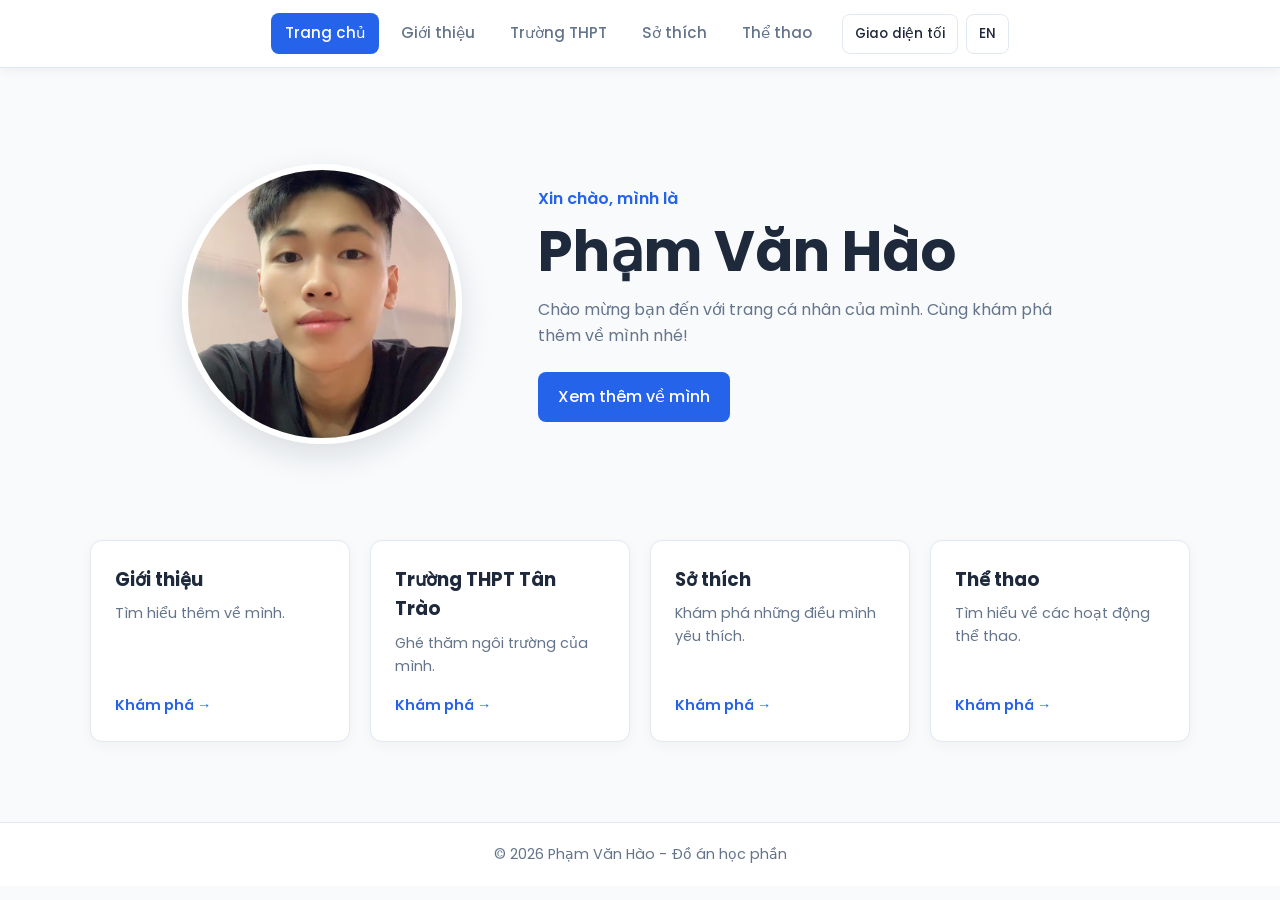
<file: index.html>
<!DOCTYPE html>
<html lang="vi">
<head>
    <meta charset="UTF-8">
    <meta name="viewport" content="width=device-width, initial-scale=1.0">
    <title>Trang Chủ</title>
    <link rel="icon" type="image/png" href="images/favicon.png">
    <link rel="stylesheet" href="css/style.css">
</head>
<body>
    <!-- Điều hướng chính -->
    <header>
        <nav aria-label="Điều hướng chính">
            <button class="nav-toggle" type="button" aria-label="Mở menu" aria-expanded="false" aria-controls="primary-navigation">
                <span></span>
                <span></span>
                <span></span>
            </button>
            <div class="nav-links" id="primary-navigation">
                <a href="index.html" class="active">Trang chủ</a>
                <a href="gioithieu.html">Giới thiệu</a>
                <a href="truong.html">Trường THPT</a>
                <a href="sothich.html">Sở thích</a>
                <a href="thethao.html">Thể thao</a>
                <div class="site-controls">
                    <button class="theme-toggle" type="button" aria-pressed="false">Giao diện tối</button>
                    <button class="language-toggle" type="button" aria-label="Switch to English">EN</button>
                </div>
            </div>
        </nav>
    </header>
    <!-- Nội dung trang chủ -->
    <main>
        <!-- Giới thiệu ngắn -->
        <section class="hero container">
            <img class="hero__avatar" src="images/avarta.jpg" alt="Ảnh đại diện của Phạm Văn Hào">
            <div class="hero__content">
                <p class="hero__greeting">Xin chào, mình là</p>
                <h1>Phạm Văn Hào</h1>
                <p class="hero__description">Chào mừng bạn đến với trang cá nhân của mình. Cùng khám phá thêm về mình nhé!</p>
                <a class="button" href="gioithieu.html">Xem thêm về mình</a>
            </div>
        </section>

        <!-- Liên kết đến các trang nội dung -->
        <section class="home-sections container" aria-label="Khám phá thêm">
            <a class="home-card" href="gioithieu.html">
                <h2>Giới thiệu</h2>
                <p>Tìm hiểu thêm về mình.</p>
                <span class="home-card__link">Khám phá &rarr;</span>
            </a>
            <a class="home-card" href="truong.html">
                <h2>Trường THPT Tân Trào</h2>
                <p>Ghé thăm ngôi trường của mình.</p>
                <span class="home-card__link">Khám phá &rarr;</span>
            </a>
            <a class="home-card" href="sothich.html">
                <h2>Sở thích</h2>
                <p>Khám phá những điều mình yêu thích.</p>
                <span class="home-card__link">Khám phá &rarr;</span>
            </a>
            <a class="home-card" href="thethao.html">
                <h2>Thể thao</h2>
                <p>Tìm hiểu về các hoạt động thể thao.</p>
                <span class="home-card__link">Khám phá &rarr;</span>
            </a>
        </section>
    </main>
    <!-- Chân trang -->
    <footer>© 2026 Phạm Văn Hào - Đồ án học phần</footer>
    <script src="js/main.js"></script>
</body>
</html>
</file>
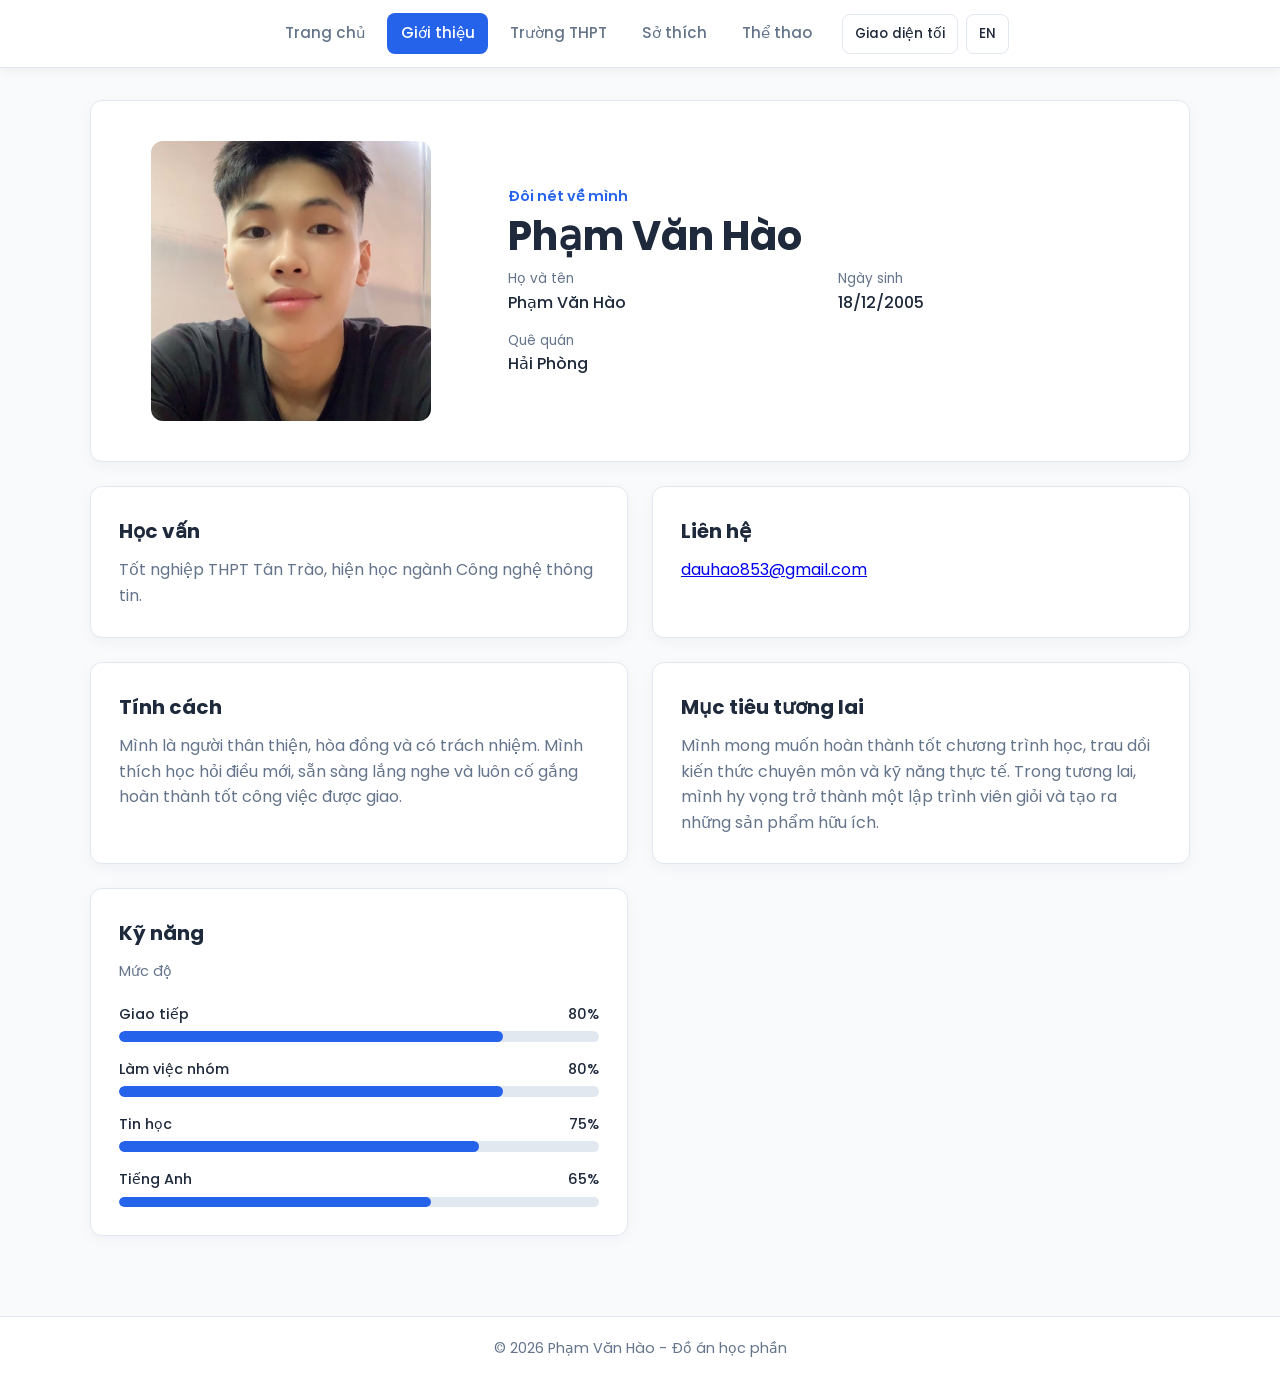
<file: gioithieu.html>
<!DOCTYPE html>
<html lang="vi">
<head>
    <meta charset="UTF-8">
    <meta name="viewport" content="width=device-width, initial-scale=1.0">
    <title>Giới thiệu</title>
    <link rel="icon" type="image/png" href="images/favicon.png">
    <link rel="stylesheet" href="css/style.css">
</head>
<body>
    <!-- Điều hướng chính -->
    <header>
        <nav aria-label="Điều hướng chính">
            <button class="nav-toggle" type="button" aria-label="Mở menu" aria-expanded="false" aria-controls="primary-navigation">
                <span></span>
                <span></span>
                <span></span>
            </button>
            <div class="nav-links" id="primary-navigation">
                <a href="index.html">Trang chủ</a>
                <a href="gioithieu.html" class="active">Giới thiệu</a>
                <a href="truong.html">Trường THPT</a>
                <a href="sothich.html">Sở thích</a>
                <a href="thethao.html">Thể thao</a>
                <div class="site-controls">
                    <button class="theme-toggle" type="button" aria-pressed="false">Giao diện tối</button>
                    <button class="language-toggle" type="button" aria-label="Switch to English">EN</button>
                </div>
            </div>
        </nav>
    </header>
    <!-- Nội dung giới thiệu -->
    <main>
        <div class="profile-page container">
            <!-- Thông tin cá nhân -->
            <section class="profile-card" aria-labelledby="profile-title">
                <img class="profile-card__avatar" src="images/avarta.jpg" alt="Ảnh cá nhân của Phạm Văn Hào">
                <div class="profile-card__content">
                    <p class="profile-card__eyebrow">Đôi nét về mình</p>
                    <h1 id="profile-title">Phạm Văn Hào</h1>
                    <dl class="profile-info">
                        <div class="profile-info__item">
                            <dt>Họ và tên</dt>
                            <dd>Phạm Văn Hào</dd>
                        </div>
                        <div class="profile-info__item">
                            <dt>Ngày sinh</dt>
                            <dd>18/12/2005</dd>
                        </div>
                        <div class="profile-info__item">
                            <dt>Quê quán</dt>
                            <dd>Hải Phòng</dd>
                        </div>
                    </dl>
                </div>
            </section>

            <div class="profile-details">
                <!-- Học vấn -->
                <section class="profile-section" aria-labelledby="education-title">
                    <h2 id="education-title">Học vấn</h2>
                    <p>Tốt nghiệp THPT Tân Trào, hiện học ngành Công nghệ thông tin.</p>
                </section>

                <!-- Liên hệ -->
                <section class="profile-section" aria-labelledby="contact-title">
                    <h2 id="contact-title">Liên hệ</h2>
                    <p><a href="mailto:dauhao853@gmail.com">dauhao853@gmail.com</a></p>
                </section>

                <!-- Tính cách -->
                <section class="profile-section" aria-labelledby="personality-title">
                    <h2 id="personality-title">Tính cách</h2>
                    <p>Mình là người thân thiện, hòa đồng và có trách nhiệm. Mình thích học hỏi điều mới, sẵn sàng lắng nghe và luôn cố gắng hoàn thành tốt công việc được giao.</p>
                </section>

                <!-- Mục tiêu tương lai -->
                <section class="profile-section" aria-labelledby="goals-title">
                    <h2 id="goals-title">Mục tiêu tương lai</h2>
                    <p>Mình mong muốn hoàn thành tốt chương trình học, trau dồi kiến thức chuyên môn và kỹ năng thực tế. Trong tương lai, mình hy vọng trở thành một lập trình viên giỏi và tạo ra những sản phẩm hữu ích.</p>
                </section>

                <!-- Kỹ năng -->
                <section class="profile-section" aria-labelledby="skills-title">
                    <h2 id="skills-title">Kỹ năng</h2>
                    <p class="profile-section__note">Mức độ</p>
                    <ul class="skills-list">
                        <li class="skill">
                            <div class="skill__heading"><span>Giao tiếp</span><span>80%</span></div>
                            <div class="skill__track" role="progressbar" aria-label="Giao tiếp" aria-valuemin="0" aria-valuemax="100" aria-valuenow="80">
                                <span class="skill__bar" style="--skill-level: 80%"></span>
                            </div>
                        </li>
                        <li class="skill">
                            <div class="skill__heading"><span>Làm việc nhóm</span><span>80%</span></div>
                            <div class="skill__track" role="progressbar" aria-label="Làm việc nhóm" aria-valuemin="0" aria-valuemax="100" aria-valuenow="80">
                                <span class="skill__bar" style="--skill-level: 80%"></span>
                            </div>
                        </li>
                        <li class="skill">
                            <div class="skill__heading"><span>Tin học</span><span>75%</span></div>
                            <div class="skill__track" role="progressbar" aria-label="Tin học" aria-valuemin="0" aria-valuemax="100" aria-valuenow="75">
                                <span class="skill__bar" style="--skill-level: 75%"></span>
                            </div>
                        </li>
                        <li class="skill">
                            <div class="skill__heading"><span>Tiếng Anh</span><span>65%</span></div>
                            <div class="skill__track" role="progressbar" aria-label="Tiếng Anh" aria-valuemin="0" aria-valuemax="100" aria-valuenow="65">
                                <span class="skill__bar" style="--skill-level: 65%"></span>
                            </div>
                        </li>
                    </ul>
                </section>
            </div>
        </div>
    </main>
    <!-- Chân trang -->
    <footer>© 2026 Phạm Văn Hào - Đồ án học phần</footer>
    <script src="js/main.js"></script>
</body>
</html>
</file>
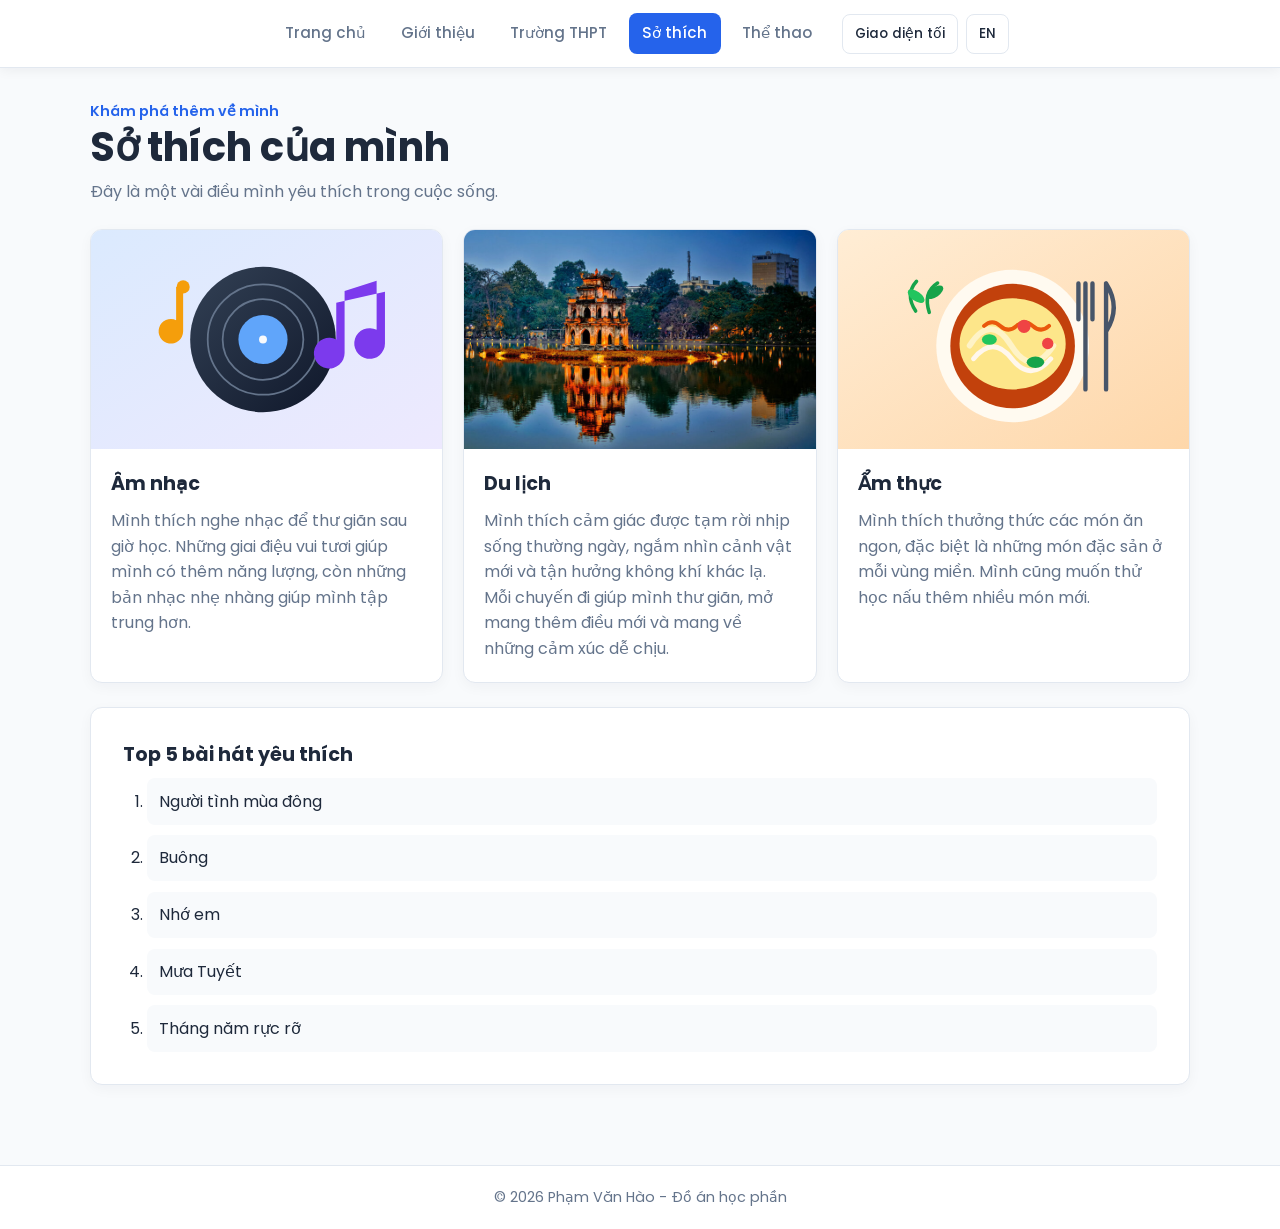
<file: sothich.html>
<!DOCTYPE html>
<html lang="vi">
<head>
    <meta charset="UTF-8">
    <meta name="viewport" content="width=device-width, initial-scale=1.0">
    <title>Sở thích</title>
    <link rel="icon" type="image/png" href="images/favicon.png">
    <link rel="stylesheet" href="css/style.css">
</head>
<body>
    <!-- Điều hướng chính -->
    <header>
        <nav aria-label="Điều hướng chính">
            <button class="nav-toggle" type="button" aria-label="Mở menu" aria-expanded="false" aria-controls="primary-navigation">
                <span></span>
                <span></span>
                <span></span>
            </button>
            <div class="nav-links" id="primary-navigation">
                <a href="index.html">Trang chủ</a>
                <a href="gioithieu.html">Giới thiệu</a>
                <a href="truong.html">Trường THPT</a>
                <a href="sothich.html" class="active">Sở thích</a>
                <a href="thethao.html">Thể thao</a>
                <div class="site-controls">
                    <button class="theme-toggle" type="button" aria-pressed="false">Giao diện tối</button>
                    <button class="language-toggle" type="button" aria-label="Switch to English">EN</button>
                </div>
            </div>
        </nav>
    </header>
    <!-- Nội dung sở thích -->
    <main>
        <div class="hobby-page container">
            <!-- Các sở thích -->
            <section aria-labelledby="hobby-title">
                <div class="hobby-page__intro">
                    <p class="hobby-page__eyebrow">Khám phá thêm về mình</p>
                    <h1 id="hobby-title">Sở thích của mình</h1>
                    <p>Đây là một vài điều mình yêu thích trong cuộc sống.</p>
                </div>

                <div class="hobby-grid">
                    <article class="hobby-card">
                        <img src="images/am-nhac.svg" alt="Minh họa chiếc đĩa nhạc và nốt nhạc">
                        <div class="hobby-card__content">
                            <h2>Âm nhạc</h2>
                            <p>Mình thích nghe nhạc để thư giãn sau giờ học. Những giai điệu vui tươi giúp mình có thêm năng lượng, còn những bản nhạc nhẹ nhàng giúp mình tập trung hơn.</p>
                        </div>
                    </article>
                    <article class="hobby-card">
                        <img src="images/du-lich.jpg" alt="Tháp cổ soi bóng xuống mặt hồ vào buổi tối">
                        <div class="hobby-card__content">
                            <h2>Du lịch</h2>
                            <p>Mình thích cảm giác được tạm rời nhịp sống thường ngày, ngắm nhìn cảnh vật mới và tận hưởng không khí khác lạ. Mỗi chuyến đi giúp mình thư giãn, mở mang thêm điều mới và mang về những cảm xúc dễ chịu.</p>
                        </div>
                    </article>
                    <article class="hobby-card">
                        <img src="images/am-thuc.svg" alt="Minh họa một tô mì nóng cùng rau thơm">
                        <div class="hobby-card__content">
                            <h2>Ẩm thực</h2>
                            <p>Mình thích thưởng thức các món ăn ngon, đặc biệt là những món đặc sản ở mỗi vùng miền. Mình cũng muốn thử học nấu thêm nhiều món mới.</p>
                        </div>
                    </article>
                </div>
            </section>

            <!-- Danh sách bài hát yêu thích -->
            <section class="favorites" aria-labelledby="favorites-title">
                <h2 id="favorites-title">Top 5 bài hát yêu thích</h2>
                <ol class="favorites__list">
                    <li><span>Người tình mùa đông</span></li>
                    <li><span>Buông</span></li>
                    <li><span>Nhớ em</span></li>
                    <li><span>Mưa Tuyết</span></li>
                    <li><span>Tháng năm rực rỡ</span></li>
                </ol>
            </section>
        </div>
    </main>
    <!-- Chân trang -->
    <footer>© 2026 Phạm Văn Hào - Đồ án học phần</footer>
    <script src="js/main.js"></script>
</body>
</html>
</file>
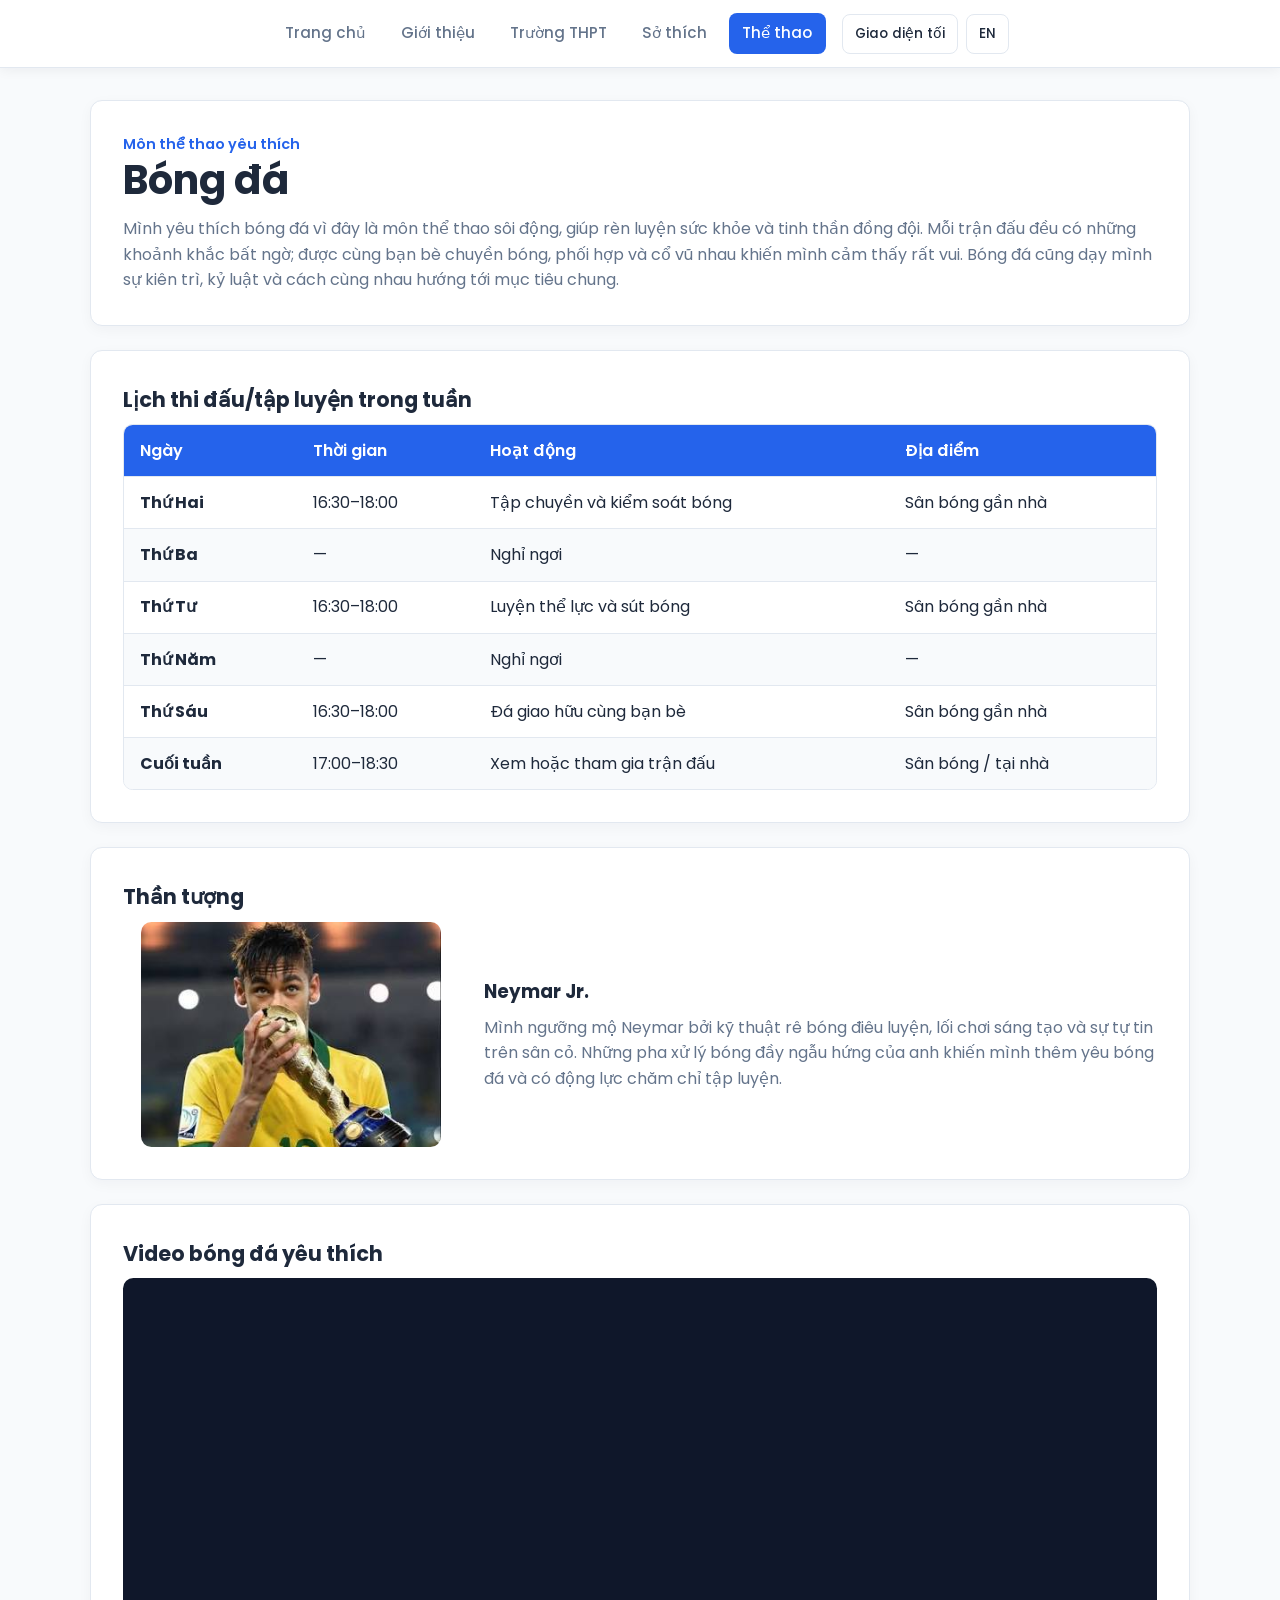
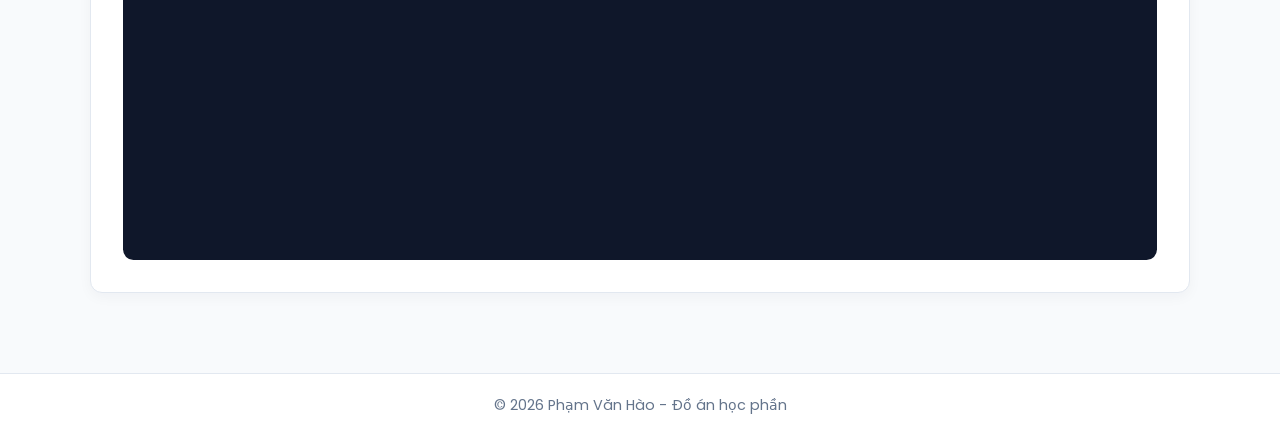
<file: thethao.html>
<!DOCTYPE html>
<html lang="vi">
<head>
    <meta charset="UTF-8">
    <meta name="viewport" content="width=device-width, initial-scale=1.0">
    <title>Bóng đá - Thể thao</title>
    <link rel="icon" type="image/png" href="images/favicon.png">
    <link rel="stylesheet" href="css/style.css">
</head>
<body>
    <!-- Điều hướng chính -->
    <header>
        <nav aria-label="Điều hướng chính">
            <button class="nav-toggle" type="button" aria-label="Mở menu" aria-expanded="false" aria-controls="primary-navigation">
                <span></span>
                <span></span>
                <span></span>
            </button>
            <div class="nav-links" id="primary-navigation">
                <a href="index.html">Trang chủ</a>
                <a href="gioithieu.html">Giới thiệu</a>
                <a href="truong.html">Trường THPT</a>
                <a href="sothich.html">Sở thích</a>
                <a href="thethao.html" class="active">Thể thao</a>
                <div class="site-controls">
                    <button class="theme-toggle" type="button" aria-pressed="false">Giao diện tối</button>
                    <button class="language-toggle" type="button" aria-label="Switch to English">EN</button>
                </div>
            </div>
        </nav>
    </header>
    <!-- Nội dung thể thao -->
    <main>
        <div class="football-page container">
            <!-- Giới thiệu môn thể thao -->
            <section class="football-intro" aria-labelledby="football-title">
                <p class="football-intro__eyebrow">Môn thể thao yêu thích</p>
                <h1 id="football-title">Bóng đá</h1>
                <p>Mình yêu thích bóng đá vì đây là môn thể thao sôi động, giúp rèn luyện sức khỏe và tinh thần đồng đội. Mỗi trận đấu đều có những khoảnh khắc bất ngờ; được cùng bạn bè chuyền bóng, phối hợp và cổ vũ nhau khiến mình cảm thấy rất vui. Bóng đá cũng dạy mình sự kiên trì, kỷ luật và cách cùng nhau hướng tới mục tiêu chung.</p>
            </section>

            <!-- Lịch tập luyện -->
            <section class="football-section" aria-labelledby="schedule-title">
                <h2 id="schedule-title">Lịch thi đấu/tập luyện trong tuần</h2>
                <div class="football-table-wrap">
                    <table class="football-table">
                        <thead>
                            <tr>
                                <th scope="col">Ngày</th>
                                <th scope="col">Thời gian</th>
                                <th scope="col">Hoạt động</th>
                                <th scope="col">Địa điểm</th>
                            </tr>
                        </thead>
                        <tbody>
                            <tr>
                                <th scope="row">Thứ Hai</th>
                                <td>16:30–18:00</td>
                                <td>Tập chuyền và kiểm soát bóng</td>
                                <td>Sân bóng gần nhà</td>
                            </tr>
                            <tr>
                                <th scope="row">Thứ Ba</th>
                                <td>—</td>
                                <td>Nghỉ ngơi</td>
                                <td>—</td>
                            </tr>
                            <tr>
                                <th scope="row">Thứ Tư</th>
                                <td>16:30–18:00</td>
                                <td>Luyện thể lực và sút bóng</td>
                                <td>Sân bóng gần nhà</td>
                            </tr>
                            <tr>
                                <th scope="row">Thứ Năm</th>
                                <td>—</td>
                                <td>Nghỉ ngơi</td>
                                <td>—</td>
                            </tr>
                            <tr>
                                <th scope="row">Thứ Sáu</th>
                                <td>16:30–18:00</td>
                                <td>Đá giao hữu cùng bạn bè</td>
                                <td>Sân bóng gần nhà</td>
                            </tr>
                            <tr>
                                <th scope="row">Cuối tuần</th>
                                <td>17:00–18:30</td>
                                <td>Xem hoặc tham gia trận đấu</td>
                                <td>Sân bóng / tại nhà</td>
                            </tr>
                        </tbody>
                    </table>
                </div>
            </section>

            <!-- Cầu thủ yêu thích -->
            <section class="football-section" aria-labelledby="idol-title">
                <h2 id="idol-title">Thần tượng</h2>
                <article class="football-idol">
                    <img src="images/neymar.jpg" alt="Neymar mặc áo đội tuyển Brazil và cầm chiếc cúp">
                    <div class="football-idol__content">
                        <h3>Neymar Jr.</h3>
                        <p>Mình ngưỡng mộ Neymar bởi kỹ thuật rê bóng điêu luyện, lối chơi sáng tạo và sự tự tin trên sân cỏ. Những pha xử lý bóng đầy ngẫu hứng của anh khiến mình thêm yêu bóng đá và có động lực chăm chỉ tập luyện.</p>
                    </div>
                </article>
            </section>

            <!-- Video bóng đá -->
            <section class="football-section" aria-labelledby="video-title">
                <h2 id="video-title">Video bóng đá yêu thích</h2>
                <div class="football-video">
                    <iframe
                        src="https://www.youtube.com/embed/OWOjRdmpM6I?si=bjjYPiBbSOmmVOoE"
                        title="Video bóng đá yêu thích trên YouTube"
                        loading="lazy"
                        allow="accelerometer; autoplay; clipboard-write; encrypted-media; gyroscope; picture-in-picture; web-share"
                        referrerpolicy="strict-origin-when-cross-origin"
                        allowfullscreen>
                    </iframe>
                </div>
            </section>
        </div>
    </main>
    <!-- Chân trang -->
    <footer>© 2026 Phạm Văn Hào - Đồ án học phần</footer>
    <script src="js/main.js"></script>
</body>
</html>
</file>
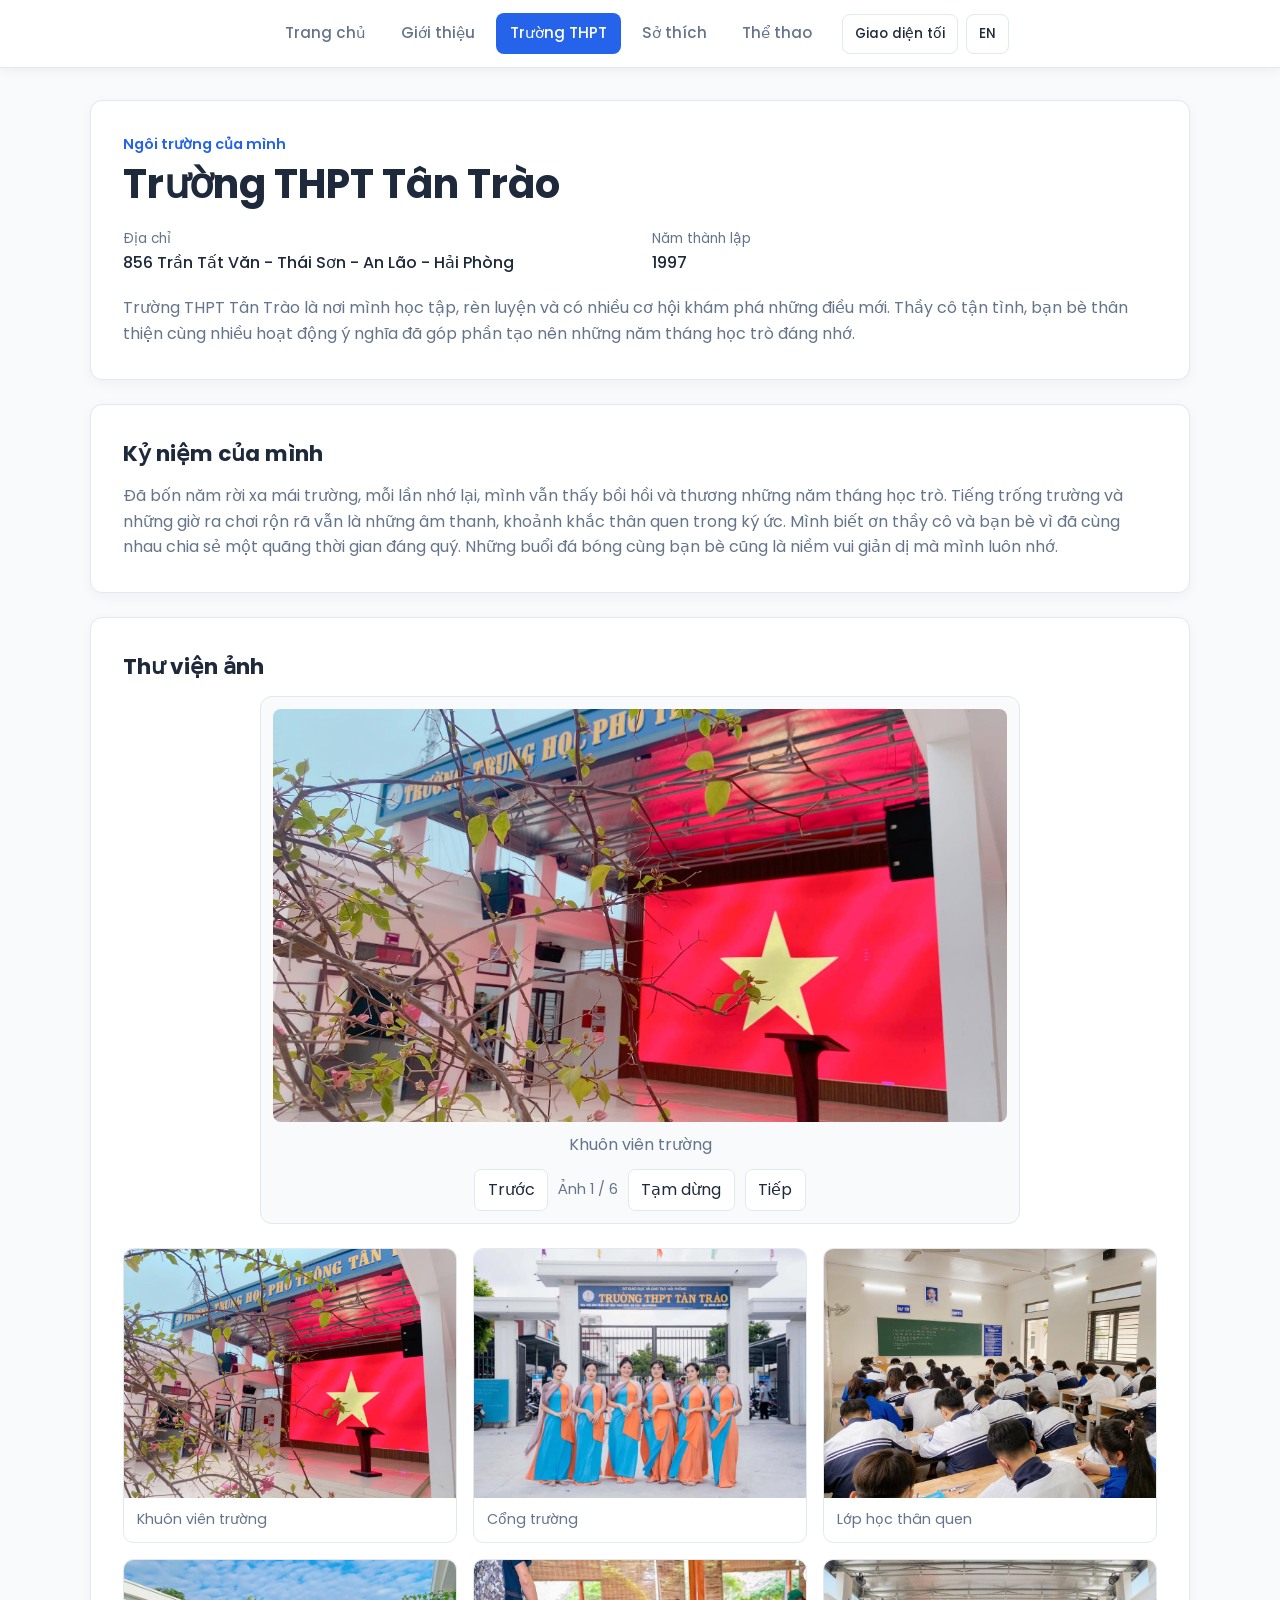
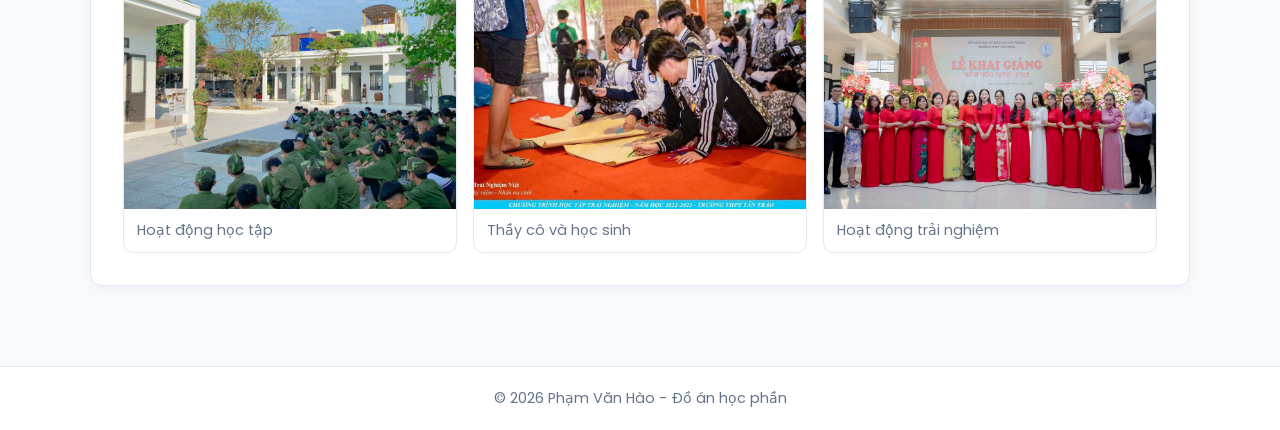
<file: truong.html>
<!DOCTYPE html>
<html lang="vi">
<head>
    <meta charset="UTF-8">
    <meta name="viewport" content="width=device-width, initial-scale=1.0">
    <title>Trường THPT</title>
    <link rel="icon" type="image/png" href="images/favicon.png">
    <link rel="stylesheet" href="css/style.css">
</head>
<body>
    <!-- Điều hướng chính -->
    <header>
        <nav aria-label="Điều hướng chính">
            <button class="nav-toggle" type="button" aria-label="Mở menu" aria-expanded="false" aria-controls="primary-navigation">
                <span></span>
                <span></span>
                <span></span>
            </button>
            <div class="nav-links" id="primary-navigation">
                <a href="index.html">Trang chủ</a>
                <a href="gioithieu.html">Giới thiệu</a>
                <a href="truong.html" class="active">Trường THPT</a>
                <a href="sothich.html">Sở thích</a>
                <a href="thethao.html">Thể thao</a>
                <div class="site-controls">
                    <button class="theme-toggle" type="button" aria-pressed="false">Giao diện tối</button>
                    <button class="language-toggle" type="button" aria-label="Switch to English">EN</button>
                </div>
            </div>
        </nav>
    </header>
    <!-- Nội dung về trường -->
    <main>
        <div class="school-page container">
            <!-- Giới thiệu trường -->
            <section class="school-intro" aria-labelledby="school-title">
                <p class="school-intro__eyebrow">Ngôi trường của mình</p>
                <h1 id="school-title">Trường THPT Tân Trào</h1>
                <dl class="school-info">
                    <div>
                        <dt>Địa chỉ</dt>
                        <dd>856 Trần Tất Văn - Thái Sơn - An Lão - Hải Phòng</dd>
                    </div>
                    <div>
                        <dt>Năm thành lập</dt>
                        <dd>1997</dd>
                    </div>
                </dl>
                <p class="school-intro__description">Trường THPT Tân Trào là nơi mình học tập, rèn luyện và có nhiều cơ hội khám phá những điều mới. Thầy cô tận tình, bạn bè thân thiện cùng nhiều hoạt động ý nghĩa đã góp phần tạo nên những năm tháng học trò đáng nhớ.</p>
            </section>

            <!-- Kỷ niệm thời học sinh -->
            <section class="school-memory" aria-labelledby="memory-title">
                <h2 id="memory-title">Kỷ niệm của mình</h2>
                <p>Đã bốn năm rời xa mái trường, mỗi lần nhớ lại, mình vẫn thấy bồi hồi và thương những năm tháng học trò. Tiếng trống trường và những giờ ra chơi rộn rã vẫn là những âm thanh, khoảnh khắc thân quen trong ký ức. Mình biết ơn thầy cô và bạn bè vì đã cùng nhau chia sẻ một quãng thời gian đáng quý. Những buổi đá bóng cùng bạn bè cũng là niềm vui giản dị mà mình luôn nhớ.</p>
            </section>

            <!-- Thư viện ảnh và trình chiếu -->
            <section class="school-gallery" aria-labelledby="gallery-title">
                <h2 id="gallery-title">Thư viện ảnh</h2>
                <div class="school-slideshow" aria-label="Trình chiếu ảnh trường">
                    <img class="school-slideshow__image" src="images/khuon-vien.jpg" alt="Khu nhà trường và khu vực sân trường">
                    <p class="school-slideshow__caption">Khuôn viên trường</p>
                    <div class="school-slideshow__controls">
                        <button class="school-slideshow__previous" type="button" aria-label="Ảnh trước">Trước</button>
                        <span class="school-slideshow__status" aria-live="off"></span>
                        <button class="school-slideshow__pause" type="button" aria-label="Tạm dừng trình chiếu">Tạm dừng</button>
                        <button class="school-slideshow__next" type="button" aria-label="Ảnh tiếp theo">Tiếp</button>
                    </div>
                </div>
                <div class="school-gallery__grid">
                    <figure class="school-gallery__item">
                        <img src="images/khuon-vien.jpg" alt="Khu nhà trường và khu vực sân trường">
                        <figcaption>Khuôn viên trường</figcaption>
                    </figure>
                    <figure class="school-gallery__item">
                        <img src="images/cong-2.jpg" alt="Một nhóm nữ sinh trong trang phục áo dài trước cổng trường">
                        <figcaption>Cổng trường</figcaption>
                    </figure>
                    <figure class="school-gallery__item">
                        <img src="images/lop.jpg" alt="Học sinh đang học trong lớp">
                        <figcaption>Lớp học thân quen</figcaption>
                    </figure>
                    <figure class="school-gallery__item">
                        <img src="images/hoat-dong.jpg" alt="Học sinh tham gia hoạt động ngoài trời cùng người hướng dẫn">
                        <figcaption>Hoạt động học tập</figcaption>
                    </figure>
                    <figure class="school-gallery__item">
                        <img src="images/khoa-ngoai.jpg" alt="Thầy cô và học sinh trong buổi lễ tại trường">
                        <figcaption>Thầy cô và học sinh</figcaption>
                    </figure>
                    <figure class="school-gallery__item">
                        <img src="images/thay-co-1.jpg" alt="Học sinh cùng tham gia hoạt động trải nghiệm">
                        <figcaption>Hoạt động trải nghiệm</figcaption>
                    </figure>
                </div>
            </section>
        </div>
    </main>
    <!-- Chân trang -->
    <footer>© 2026 Phạm Văn Hào - Đồ án học phần</footer>
    <script src="js/main.js"></script>
</body>
</html>
</file>
<file: css/style.css>
@import url('https://fonts.googleapis.com/css2?family=Poppins:wght@400;500;600;700&display=swap');

:root {
    --color-primary: #2563eb;
    --color-primary-dark: #1d4ed8;
    --color-background: #f8fafc;
    --color-surface: #ffffff;
    --color-text: #1e293b;
    --color-text-light: #64748b;
    --color-border: #e2e8f0;
}

*,
*::before,
*::after {
    box-sizing: border-box;
    margin: 0;
    padding: 0;
}

html {
    scroll-behavior: smooth;
}

body {
    min-height: 100vh;
    padding-top: 68px;
    background-color: var(--color-background);
    color: var(--color-text);
    font-family: 'Poppins', sans-serif;
    line-height: 1.6;
}

.container {
    width: min(100% - 2rem, 1100px);
    margin-inline: auto;
}

header nav {
    position: fixed;
    z-index: 1000;
    top: 0;
    left: 0;
    display: flex;
    width: 100%;
    min-height: 68px;
    align-items: center;
    justify-content: center;
    gap: 0.5rem;
    padding: 0.75rem 1rem;
    background-color: var(--color-surface);
    border-bottom: 1px solid var(--color-border);
    box-shadow: 0 2px 12px rgb(15 23 42 / 6%);
}

header nav a {
    padding: 0.5rem 0.85rem;
    border-radius: 0.5rem;
    color: var(--color-text-light);
    font-size: 0.95rem;
    font-weight: 500;
    text-decoration: none;
    transition: background-color 0.2s ease, color 0.2s ease;
}

.nav-links {
    display: flex;
    align-items: center;
    justify-content: center;
    gap: 0.5rem;
}

.nav-toggle {
    display: none;
}

header nav a:hover,
header nav a.active {
    background-color: var(--color-primary);
    color: var(--color-surface);
}

header nav a:hover {
    background-color: var(--color-primary-dark);
}

footer {
    margin-top: 3rem;
    padding: 1.25rem 1rem;
    background-color: var(--color-surface);
    border-top: 1px solid var(--color-border);
    color: var(--color-text-light);
    font-size: 0.9rem;
    text-align: center;
}

.hero {
    display: flex;
    align-items: center;
    justify-content: center;
    gap: clamp(2rem, 6vw, 5rem);
    padding-block: clamp(3rem, 8vw, 6rem);
}

.hero__avatar {
    width: clamp(180px, 30vw, 280px);
    aspect-ratio: 1;
    border: 6px solid var(--color-surface);
    border-radius: 50%;
    box-shadow: 0 12px 32px rgb(15 23 42 / 12%);
    object-fit: cover;
}

.hero__content {
    max-width: 560px;
}

.hero__greeting {
    margin-bottom: 0.4rem;
    color: var(--color-primary);
    font-weight: 600;
}

.hero h1 {
    margin-bottom: 0.75rem;
    font-size: clamp(2rem, 5vw, 3.5rem);
    line-height: 1.2;
}

.hero__description {
    margin-bottom: 1.5rem;
    color: var(--color-text-light);
}

.button {
    display: inline-block;
    padding: 0.75rem 1.25rem;
    border-radius: 0.5rem;
    background-color: var(--color-primary);
    color: var(--color-surface);
    font-weight: 500;
    text-decoration: none;
    transition: background-color 0.2s ease, transform 0.2s ease;
}

.button:hover {
    transform: translateY(-2px);
    background-color: var(--color-primary-dark);
}

.home-sections {
    display: grid;
    grid-template-columns: repeat(4, minmax(0, 1fr));
    gap: 1.25rem;
    padding-bottom: 2rem;
}

.home-card {
    display: flex;
    min-height: 190px;
    flex-direction: column;
    align-items: flex-start;
    padding: 1.5rem;
    border: 1px solid var(--color-border);
    border-radius: 0.75rem;
    background-color: var(--color-surface);
    color: inherit;
    text-decoration: none;
    box-shadow: 0 4px 14px rgb(15 23 42 / 4%);
    transition: transform 0.2s ease, box-shadow 0.2s ease, border-color 0.2s ease;
}

.home-card:hover {
    transform: translateY(-4px);
    border-color: var(--color-primary);
    box-shadow: 0 10px 24px rgb(15 23 42 / 9%);
}

.home-card h2 {
    margin-bottom: 0.5rem;
    font-size: 1.15rem;
}

.home-card p {
    margin-bottom: 1rem;
    color: var(--color-text-light);
    font-size: 0.9rem;
}

.home-card__link {
    margin-top: auto;
    color: var(--color-primary);
    font-size: 0.9rem;
    font-weight: 600;
}

.profile-page {
    display: grid;
    gap: 1.5rem;
    padding-block: 2rem;
}

.profile-card,
.profile-section {
    border: 1px solid var(--color-border);
    border-radius: 0.75rem;
    background-color: var(--color-surface);
    box-shadow: 0 4px 14px rgb(15 23 42 / 4%);
}

.profile-card {
    display: grid;
    grid-template-columns: minmax(180px, 0.8fr) minmax(0, 1.6fr);
    align-items: center;
    gap: clamp(1.5rem, 5vw, 3.5rem);
    padding: clamp(1.25rem, 4vw, 2.5rem);
}

.profile-card__avatar {
    width: 100%;
    max-width: 280px;
    aspect-ratio: 1;
    justify-self: center;
    border-radius: 0.75rem;
    object-fit: cover;
}

.profile-card__content {
    min-width: 0;
}

.profile-card__eyebrow {
    margin-bottom: 0.25rem;
    color: var(--color-primary);
    font-size: 0.9rem;
    font-weight: 600;
}

.profile-card h1 {
    margin-bottom: 0.5rem;
    font-size: clamp(1.75rem, 4vw, 2.5rem);
    line-height: 1.2;
}

.profile-card__note,
.profile-section__note {
    color: var(--color-text-light);
    font-size: 0.9rem;
}

.profile-card__note {
    margin-bottom: 1.25rem;
}

.profile-info {
    display: grid;
    grid-template-columns: repeat(2, minmax(0, 1fr));
    gap: 0.9rem 1.25rem;
}

.profile-info__item dt {
    color: var(--color-text-light);
    font-size: 0.85rem;
}

.profile-info__item dd {
    font-weight: 500;
    overflow-wrap: anywhere;
}

.profile-info__item a {
    color: var(--color-primary);
    text-decoration: none;
}

.profile-info__item a:hover {
    text-decoration: underline;
}

.profile-details {
    display: grid;
    grid-template-columns: repeat(2, minmax(0, 1fr));
    gap: 1.5rem;
}

.profile-section {
    padding: clamp(1.25rem, 3vw, 1.75rem);
}

.profile-section h2 {
    margin-bottom: 0.65rem;
    font-size: 1.25rem;
}

.profile-section p {
    color: var(--color-text-light);
}

.profile-section__note {
    margin-bottom: 1.25rem;
}

.skills-list {
    display: grid;
    gap: 1rem;
    list-style: none;
}

.skill {
    min-width: 0;
}

.skill__heading {
    display: flex;
    justify-content: space-between;
    gap: 1rem;
    margin-bottom: 0.35rem;
    font-size: 0.9rem;
    font-weight: 500;
}

.skill__track {
    height: 0.65rem;
    overflow: hidden;
    border-radius: 999px;
    background-color: var(--color-border);
}

.skill__bar {
    display: block;
    width: var(--skill-level);
    height: 100%;
    border-radius: inherit;
    background-color: var(--color-primary);
}

.school-page {
    display: grid;
    gap: 1.5rem;
    padding-block: 2rem;
}

.school-intro,
.school-memory,
.school-gallery {
    padding: clamp(1.25rem, 3vw, 2rem);
    border: 1px solid var(--color-border);
    border-radius: 0.75rem;
    background-color: var(--color-surface);
    box-shadow: 0 4px 14px rgb(15 23 42 / 4%);
}

.school-intro__eyebrow {
    margin-bottom: 0.25rem;
    color: var(--color-primary);
    font-size: 0.9rem;
    font-weight: 600;
}

.school-intro h1 {
    margin-bottom: 1.25rem;
    font-size: clamp(1.75rem, 4vw, 2.5rem);
    line-height: 1.2;
}

.school-info {
    display: grid;
    grid-template-columns: repeat(2, minmax(0, 1fr));
    gap: 1rem 1.5rem;
    margin-bottom: 1.25rem;
}

.school-info dt {
    color: var(--color-text-light);
    font-size: 0.85rem;
}

.school-info dd {
    font-weight: 500;
}

.school-intro__description,
.school-memory p {
    color: var(--color-text-light);
}

.school-intro__note,
.school-gallery__note {
    margin-top: 0.75rem;
    color: var(--color-text-light);
    font-size: 0.85rem;
}

.school-page h2 {
    margin-bottom: 0.75rem;
    font-size: 1.35rem;
}

.school-gallery__note {
    margin: -0.25rem 0 1.25rem;
}

.school-gallery__grid {
    display: grid;
    grid-template-columns: repeat(3, minmax(0, 1fr));
    gap: 1rem;
}

.school-gallery__item {
    overflow: hidden;
    border: 1px solid var(--color-border);
    border-radius: 0.65rem;
    background-color: var(--color-surface);
}

.school-gallery__item img {
    display: block;
    width: 100%;
    aspect-ratio: 4 / 3;
    object-fit: cover;
    transition: transform 0.25s ease;
}

.school-gallery__item:hover img {
    transform: scale(1.04);
}

.school-gallery__item figcaption {
    padding: 0.65rem 0.8rem;
    color: var(--color-text-light);
    font-size: 0.9rem;
}

.hobby-page {
    display: grid;
    gap: 1.5rem;
    padding-block: 2rem;
}

.hobby-page__intro {
    max-width: 720px;
    margin-bottom: 1.5rem;
}

.hobby-page__eyebrow {
    color: var(--color-primary);
    font-size: 0.9rem;
    font-weight: 600;
}

.hobby-page__intro h1 {
    margin-bottom: 0.5rem;
    font-size: clamp(1.75rem, 4vw, 2.5rem);
    line-height: 1.2;
}

.hobby-page__intro > p:last-child,
.hobby-card p,
.favorites__note {
    color: var(--color-text-light);
}

.hobby-grid {
    display: grid;
    grid-template-columns: repeat(3, minmax(0, 1fr));
    gap: 1.25rem;
}

.hobby-card,
.favorites {
    overflow: hidden;
    border: 1px solid var(--color-border);
    border-radius: 0.75rem;
    background-color: var(--color-surface);
    box-shadow: 0 4px 14px rgb(15 23 42 / 4%);
}

.hobby-card img {
    display: block;
    width: 100%;
    aspect-ratio: 16 / 10;
    object-fit: cover;
}

.hobby-card__content {
    padding: 1.25rem;
}

.hobby-card h2,
.favorites h2 {
    margin-bottom: 0.5rem;
    font-size: 1.2rem;
}

.favorites {
    padding: clamp(1.25rem, 3vw, 2rem);
}

.favorites__note {
    margin-bottom: 1rem;
    font-size: 0.9rem;
}

.favorites__list {
    display: grid;
    gap: 0.65rem;
    padding-left: 1.5rem;
}

.favorites__list li {
    padding: 0.65rem 0.75rem;
    border-radius: 0.5rem;
    background-color: var(--color-background);
}

.favorites__type {
    margin-left: 0.35rem;
    color: var(--color-text-light);
    font-size: 0.85rem;
}

.football-page {
    display: grid;
    gap: 1.5rem;
    padding-block: 2rem;
}

.football-page > * {
    min-width: 0;
}

.football-intro,
.football-section {
    padding: clamp(1.25rem, 3vw, 2rem);
    border: 1px solid var(--color-border);
    border-radius: 0.75rem;
    background-color: var(--color-surface);
    box-shadow: 0 4px 14px rgb(15 23 42 / 4%);
}

.football-intro__eyebrow {
    color: var(--color-primary);
    font-size: 0.9rem;
    font-weight: 600;
}

.football-intro h1 {
    margin-bottom: 0.75rem;
    font-size: clamp(1.75rem, 4vw, 2.5rem);
    line-height: 1.2;
}

.football-intro > p:last-child,
.football-idol p {
    color: var(--color-text-light);
}

.football-section h2 {
    margin-bottom: 0.5rem;
    font-size: 1.3rem;
}

.football-section__note {
    margin-bottom: 1rem;
    color: var(--color-text-light);
    font-size: 0.9rem;
}

.football-table-wrap {
    overflow-x: auto;
    border: 1px solid var(--color-border);
    border-radius: 0.6rem;
}

.football-table {
    width: 100%;
    min-width: 600px;
    border-collapse: collapse;
    text-align: left;
}

.football-table th,
.football-table td {
    padding: 0.8rem 1rem;
    border-bottom: 1px solid var(--color-border);
}

.football-table thead {
    background-color: var(--color-primary);
    color: var(--color-surface);
}

.football-table thead th {
    font-weight: 600;
}

.football-table tbody tr:nth-child(even) {
    background-color: var(--color-background);
}

.football-table tbody tr:last-child th,
.football-table tbody tr:last-child td {
    border-bottom: 0;
}

.football-idol {
    display: grid;
    grid-template-columns: minmax(180px, 0.75fr) minmax(0, 1.5fr);
    align-items: center;
    gap: 1.5rem;
}

.football-idol img {
    display: block;
    width: 100%;
    max-width: 300px;
    aspect-ratio: 4 / 3;
    justify-self: center;
    border-radius: 0.65rem;
    object-fit: cover;
}

.football-idol h3 {
    margin-bottom: 0.5rem;
    font-size: 1.15rem;
}

.football-idol__content {
    min-width: 0;
}

.football-video {
    position: relative;
    width: 100%;
    overflow: hidden;
    padding-top: 56.25%;
    border-radius: 0.65rem;
    background-color: #0f172a;
}

.football-video iframe {
    position: absolute;
    inset: 0;
    width: 100%;
    height: 100%;
    border: 0;
}

@media (max-width: 800px) {
    .home-sections {
        grid-template-columns: repeat(2, minmax(0, 1fr));
    }

    .profile-card {
        grid-template-columns: minmax(140px, 0.7fr) minmax(0, 1.3fr);
        gap: 1.5rem;
    }

    .profile-details {
        grid-template-columns: 1fr;
    }

    .school-gallery__grid {
        grid-template-columns: repeat(2, minmax(0, 1fr));
    }

    .hobby-grid {
        grid-template-columns: repeat(2, minmax(0, 1fr));
    }

    .football-idol {
        grid-template-columns: minmax(140px, 0.8fr) minmax(0, 1.2fr);
        gap: 1rem;
    }
}

@media (max-width: 560px) {
    .hero {
        flex-direction: column;
        gap: 1.5rem;
        text-align: center;
    }

    .home-sections {
        grid-template-columns: 1fr;
    }

    .profile-card {
        grid-template-columns: 1fr;
    }

    .profile-card__avatar {
        width: min(100%, 240px);
    }

    .profile-info {
        grid-template-columns: 1fr;
    }

    .school-info,
    .school-gallery__grid {
        grid-template-columns: 1fr;
    }

    .hobby-grid {
        grid-template-columns: 1fr;
    }

    .favorites__type {
        display: block;
        margin-left: 0;
    }

    .football-idol {
        grid-template-columns: 1fr;
    }

    .football-idol img {
        width: min(100%, 300px);
    }
}

@media (max-width: 767px) {
    body {
        padding-top: 68px;
        font-size: 0.95rem;
    }

    header nav {
        min-height: 68px;
        flex-wrap: wrap;
        justify-content: flex-end;
        padding: 0.65rem 1rem;
    }

    .nav-toggle {
        display: flex;
        width: 44px;
        height: 44px;
        flex-direction: column;
        align-items: center;
        justify-content: center;
        gap: 5px;
        border: 1px solid var(--color-border);
        border-radius: 0.5rem;
        background-color: var(--color-surface);
        cursor: pointer;
    }

    .nav-toggle span {
        display: block;
        width: 20px;
        height: 2px;
        border-radius: 2px;
        background-color: var(--color-text);
        transition: transform 0.2s ease, opacity 0.2s ease;
    }

    .nav--open .nav-toggle span:first-child {
        transform: translateY(7px) rotate(45deg);
    }

    .nav--open .nav-toggle span:nth-child(2) {
        opacity: 0;
    }

    .nav--open .nav-toggle span:last-child {
        transform: translateY(-7px) rotate(-45deg);
    }

    .nav-links {
        position: absolute;
        top: 100%;
        right: 0;
        left: 0;
        display: none;
        flex-direction: column;
        gap: 0.25rem;
        padding: 0.75rem 1rem 1rem;
        border-bottom: 1px solid var(--color-border);
        background-color: var(--color-surface);
        box-shadow: 0 8px 14px rgb(15 23 42 / 8%);
    }

    .nav--open .nav-links {
        display: flex;
    }

    .nav-links a {
        padding: 0.7rem 0.85rem;
    }

    .hero {
        flex-direction: column;
        gap: 1.5rem;
        padding-block: 2.5rem;
        text-align: center;
    }

    .home-sections,
    .hobby-grid {
        grid-template-columns: repeat(2, minmax(0, 1fr));
        gap: 1rem;
    }

    .profile-page,
    .school-page,
    .hobby-page,
    .football-page {
        gap: 1rem;
        padding-block: 1.25rem;
    }

    .profile-card,
    .school-intro,
    .school-memory,
    .school-gallery,
    .hobby-card__content,
    .favorites,
    .football-intro,
    .football-section {
        padding: 1.1rem;
    }

    .profile-details {
        gap: 1rem;
    }

    footer {
        margin-top: 1.5rem;
    }
}

@media (max-width: 480px) {
    .container {
        width: min(100% - 1.25rem, 1100px);
    }

    body {
        font-size: 0.9rem;
    }

    header nav {
        padding-inline: 0.625rem;
    }

    .nav-links {
        padding-inline: 0.625rem;
    }

    .home-sections,
    .hobby-grid,
    .school-gallery__grid {
        grid-template-columns: 1fr;
    }

    .home-card {
        min-height: 0;
        padding: 1.15rem;
    }

    .hero {
        gap: 1.25rem;
        padding-block: 2rem;
    }

    .profile-info,
    .school-info {
        gap: 0.7rem;
    }

    .football-table th,
    .football-table td {
        padding: 0.65rem 0.75rem;
    }
}

.back-to-top {
    position: fixed;
    z-index: 1000;
    right: 1.25rem;
    bottom: 1.25rem;
    padding: 0.7rem 1rem;
    border: 0;
    border-radius: 999px;
    background-color: var(--color-primary);
    color: var(--color-surface);
    font: inherit;
    font-size: 0.9rem;
    font-weight: 600;
    box-shadow: 0 4px 14px rgb(15 23 42 / 20%);
    cursor: pointer;
    opacity: 0;
    pointer-events: none;
    transform: translateY(0.5rem);
    visibility: hidden;
    transition: opacity 0.2s ease, transform 0.2s ease, background-color 0.2s ease, visibility 0.2s ease;
}

.back-to-top:hover {
    background-color: var(--color-primary-dark);
}

.back-to-top--visible {
    opacity: 1;
    pointer-events: auto;
    transform: translateY(0);
    visibility: visible;
}

.reveal-on-scroll {
    opacity: 0;
    transform: translateY(1rem);
    transition: opacity 0.5s ease, transform 0.5s ease;
}

.reveal-on-scroll.is-visible {
    opacity: 1;
    transform: translateY(0);
}

.school-slideshow {
    max-width: 760px;
    margin: 0 auto 1.5rem;
    padding: 0.75rem;
    border: 1px solid var(--color-border);
    border-radius: 0.75rem;
    background-color: var(--color-background);
}

.school-slideshow__image {
    display: block;
    width: 100%;
    aspect-ratio: 16 / 9;
    border-radius: 0.5rem;
    object-fit: cover;
}

.school-slideshow__caption {
    padding: 0.6rem 0.25rem 0.35rem;
    color: var(--color-text-light);
    text-align: center;
}

.school-slideshow__controls {
    display: flex;
    align-items: center;
    justify-content: center;
    gap: 0.6rem;
    flex-wrap: wrap;
    padding-top: 0.35rem;
}

.school-slideshow__controls button,
.school-slideshow__previous,
.school-slideshow__pause,
.school-slideshow__next {
    padding: 0.45rem 0.8rem;
    border: 1px solid var(--color-border);
    border-radius: 0.45rem;
    background-color: var(--color-surface);
    color: var(--color-text);
    font: inherit;
    cursor: pointer;
}

.school-slideshow__controls button:hover {
    border-color: var(--color-primary);
    color: var(--color-primary);
}

.school-slideshow__status {
    color: var(--color-text-light);
    font-size: 0.9rem;
}

@media (prefers-reduced-motion: reduce) {
    .reveal-on-scroll {
        opacity: 1;
        transform: none;
        transition: none;
    }

    .back-to-top,
    .school-slideshow__image {
        transition: none;
    }
}

:root[data-theme="dark"] {
    color-scheme: dark;
    --color-background: #0f172a;
    --color-surface: #1e293b;
    --color-text: #e2e8f0;
    --color-text-light: #cbd5e1;
    --color-border: #334155;
    --color-primary: #93c5fd;
    --color-primary-dark: #1d4ed8;
}

.site-controls {
    display: flex;
    align-items: center;
    gap: 0.5rem;
    margin-left: 0.5rem;
}

.site-controls .theme-toggle,
.site-controls .language-toggle {
    min-height: 40px;
    padding: 0.45rem 0.75rem;
    border: 1px solid var(--color-border);
    border-radius: 0.5rem;
    background-color: var(--color-surface);
    color: var(--color-text);
    font: inherit;
    font-size: 0.85rem;
    font-weight: 500;
    cursor: pointer;
    transition: background-color 0.2s ease, border-color 0.2s ease;
}

.site-controls button:hover {
    border-color: var(--color-primary);
    background-color: var(--color-background);
}

:root[data-theme="dark"] .football-table thead {
    color: #0f172a;
}

:root[data-theme="dark"] header nav a:hover,
:root[data-theme="dark"] header nav a.active,
:root[data-theme="dark"] .button,
:root[data-theme="dark"] .back-to-top {
    background-color: #1d4ed8;
}

:root[data-theme="dark"] header nav a:hover,
:root[data-theme="dark"] .button:hover,
:root[data-theme="dark"] .back-to-top:hover {
    background-color: #1e40af;
}

@media (max-width: 767px) {
    .nav-links .site-controls {
        margin: 0.5rem 0 0;
        padding: 0.5rem 0.85rem 0;
        border-top: 1px solid var(--color-border);
    }

    .site-controls button {
        flex: 1;
    }
}
</file>
